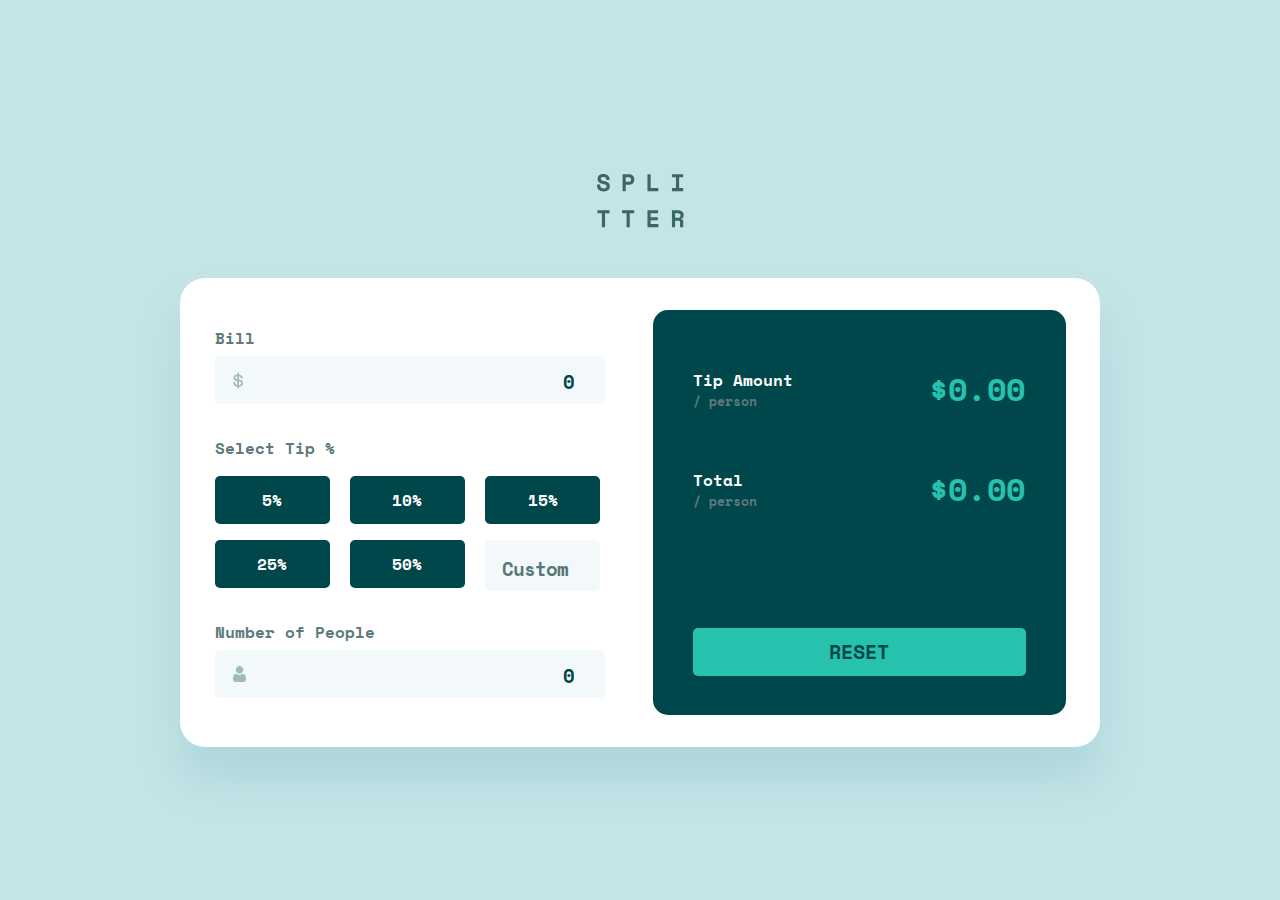
<file: index.html>
<!DOCTYPE html>
<html lang="en">
  <head>
    <link rel="stylesheet" href="assets/style/style.css" />
    <meta charset="UTF-8" />
    <meta name="viewport" content="width=device-width, initial-scale=1.0" />
    <link
      rel="icon"
      type="image/png"
      sizes="32x32"
      href="./images/favicon-32x32.png"
    />
    <title>Frontend Mentor | Tip calculator app</title>
  </head>
  <body>
    <header>
      <img src="assets/images/logo.svg" alt="logo" />
    </header>

    <section>
      <div class="white-box">
        <from>
          <label for="bill">Bill</label>
          <input type="number" id="bill" name="bill" placeholder="0" />
        </from>
        <div>
          <h2>Select Tip %</h2>
          <div class="flex">
            <article id="one">5%</article>
            <article id="two">10%</article>
            <article id="three">15%</article>
            <article id="four">25%</article>
            <article id="five">50%</article>
            <article class="custom" id="custom">
              <input
                id="custom-input"
                class="custom-input"
                type="number"
                name="custom"
                placeholder="Custom"
                required=""
              />
            </article>
          </div>
        </div>

        <from>
          <label class="number" for="number">Number of People</label>
          <input
            class="people"
            type="number"
            id="people"
            name="people"
            placeholder="0"
          />
        </from>
      </div>
      <div class="green-box">
        <div class="tip">
          <h3>Tip Amount<span>/ person</span></h3>
          <p>$0.00</p>
        </div>
        <div class="total">
          <h3>Total<span>/ person</span></h3>
          <p>$0.00</p>
        </div>
        <button>RESET</button>
      </div>
    </section>
    <script src="main.js"></script>
  </body>
</html>
</file>
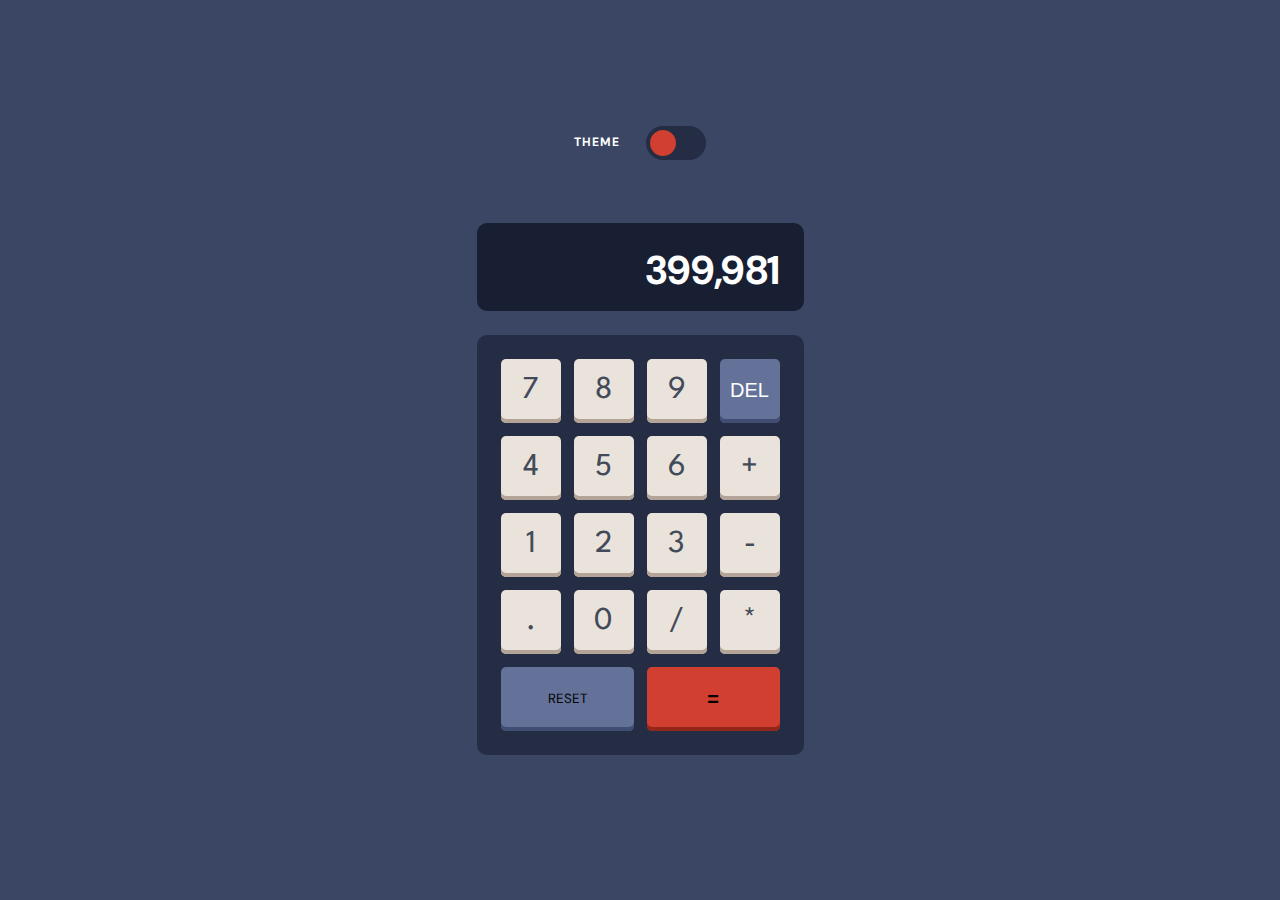
<file: Desktop/calculator-app-main/index.html>
<!DOCTYPE html>
<html lang="en">
  <head>
    <link rel="stylesheet" href="assets/style/style.css" />
    <meta charset="UTF-8" />
    <meta name="viewport" content="width=device-width, initial-scale=1.0" />
    <link
      rel="icon"
      type="image/png"
      sizes="32x32"
      href="./images/favicon-32x32.png"
    />
    <title>Calculator app</title>
  </head>
  <body>
    <div class="check">
      <p class="theme">THEME</p>
      <label class="switch" for="checkbox">
        <input type="checkbox" id="checkbox" />
        <div class="slider round"></div>
      </label>
    </div>
    <div class="calculator">
      <div class="screen">
        <p class="result">399,981</p>
      </div>
      <div class="button-space">
        <button class="btn">7</button>
        <button class="btn">8</button>
        <button class="btn">9</button>
        <button class="del">DEL</button>
        <button class="btn">4</button>
        <button class="btn">5</button>
        <button class="btn">6</button>
        <button class="btn">+</button>
        <button class="btn">1</button>
        <button class="btn">2</button>
        <button class="btn">3</button>
        <button class="btn">-</button>
        <button class="btn">.</button>
        <button class="btn">0</button>
        <button class="btn">/</button>
        <button class="btn">*</button>
        <button class="long-btn">RESET</button>
        <button class="long-btn1">=</button>
      </div>
    </div>

    <div class="calculator-light">
      <div class="screen-light">
        <p class="result-light">399,981</p>
      </div>
      <div class="button-space-light">
        <button class="btn-light">7</button>
        <button class="btn-light">8</button>
        <button class="btn-light">9</button>
        <button class="del-light">DEL</button>
        <button class="btn-light">4</button>
        <button class="btn-light">5</button>
        <button class="btn-light">6</button>
        <button class="btn-light">+</button>
        <button class="btn-light">1</button>
        <button class="btn-light">2</button>
        <button class="btn-light">3</button>
        <button class="btn-light">-</button>
        <button class="btn-light">.</button>
        <button class="btn-light">0</button>
        <button class="btn-light">/</button>
        <button class="btn-light">*</button>
        <button class="long-btn-light">RESET</button>
        <button class="long-btn1-light">=</button>
      </div>
    </div>
    <script src="main.js"></script>
  </body>
</html>
</file>
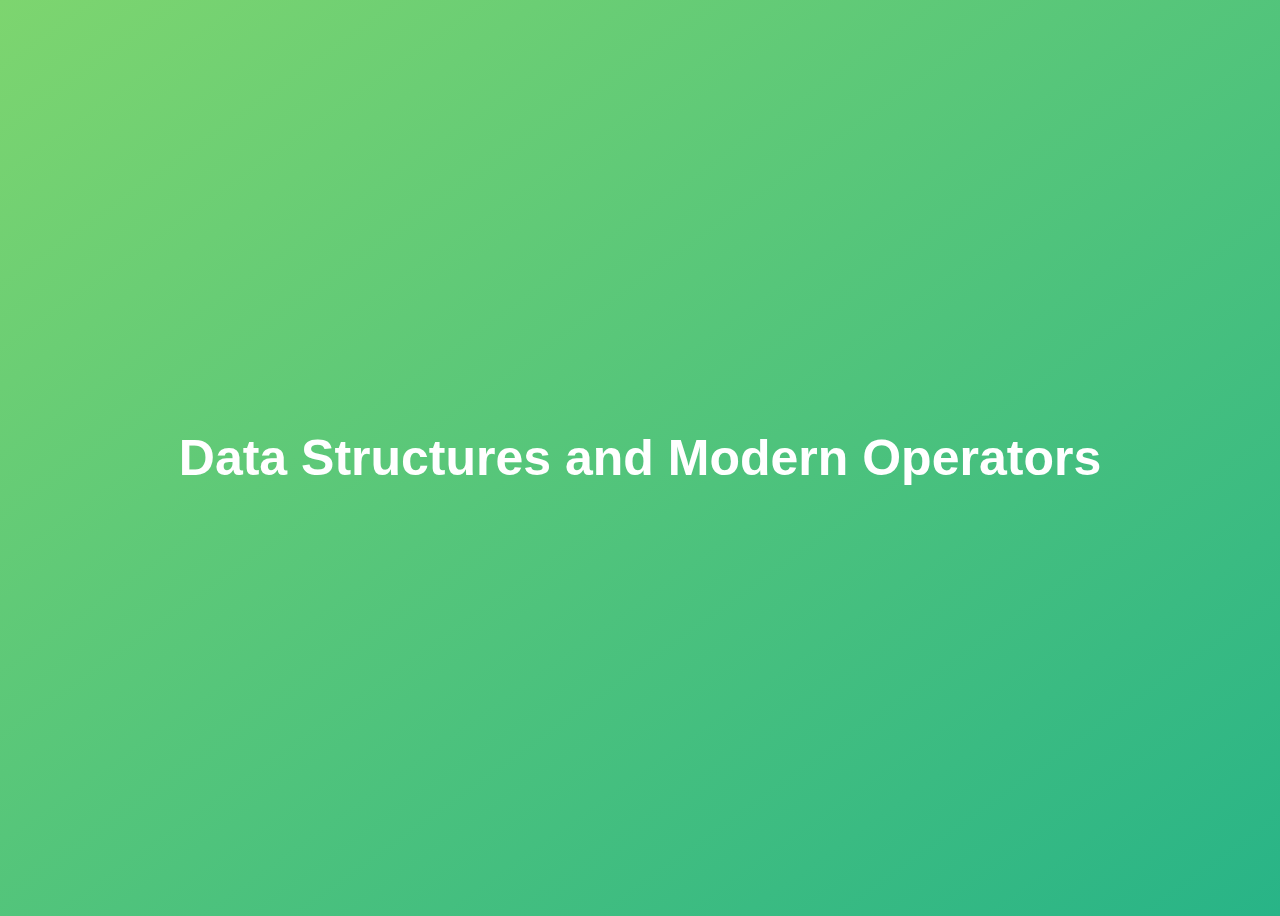
<file: Desktop/complete-javascript-course-master/09-Data-Structures-Operators/final/index.html>
<!DOCTYPE html>
<html lang="en">
  <head>
    <meta charset="UTF-8" />
    <meta name="viewport" content="width=device-width, initial-scale=1.0" />
    <meta http-equiv="X-UA-Compatible" content="ie=edge" />
    <title>Data Structures and Modern Operators</title>
    <style>
      body {
        height: 100vh;
        display: flex;
        align-items: center;
        background: linear-gradient(to top left, #28b487, #7dd56f);
      }
      h1 {
        font-family: sans-serif;
        font-size: 50px;
        line-height: 1.3;
        width: 100%;
        padding: 30px;
        text-align: center;
        color: white;
      }
      button {
        width: 50px;
        height: 20px;
        margin: 10px;
      }
      textarea {
        width: 300px;
        height: 100px;
      }
    </style>
  </head>
  <body>
    <h1>Data Structures and Modern Operators</h1>
    <script src="script.js"></script>
  </body>
</html>
</file>
<file: assets/style/style.css>
@import url("https://fonts.googleapis.com/css2?family=Space+Mono:wght@700&display=swap");

* {
    padding: 0;
    margin: 0;
    box-sizing: border-box;
}

:root {
    --sky: #c5e4e7;
    --gray: #5e7a7d;
    --dark-green: #00474b;
    --light-green: #26c2ae;
    --light-gray: #f3f9fa;
    --light: #9FE8DF;

}

body {
    background-color: var(--sky);
    min-height: 100vh;
    width: 100vw;
    font-family: Space Mono;
    font-weight: 700;
    padding: 0 30px 30px;
}

header {
    padding: 50px 144px;
    display: flex;
    justify-content: center; 
}

section {
    padding: 32px;
    background-color: white;
    box-shadow: 0px 32px 43px 0px #4FA6AF33;
    border-radius: 30px;
}

label {
    display: block;
    font-size: 16px;
    line-height: 24px;
    text-align: left;
    color: var(--gray);
}

input {
    height: 48px;
    width: 100%;
    border-radius: 5px;
    border: none;
    background-color: var(--light-gray);
    margin-top: 6px;
    padding: 16px;
    background-image: url('/assets/images/icon-dollar.svg');
    background-repeat: no-repeat;
    background-position: left 5% center;
    text-align: end;
    font-size: 24px;
    line-height: 71px;
    letter-spacing: -1px;
    font-family: Space Mono;
    font-weight: 700;
    color: #547878;
}

#custom-input {
    font-family: 'space mono';
    border: none;
    border-radius: 5px;
    font-size: 24px;
    line-height: 36px;
    background: #F3F9FA;
}

#custom-input::placeholder {
    color: #547878;
    text-align: center;

}

::placeholder {
    color: var(--dark-green);
    font-size: 19px;
    line-height: 36px;
    text-align: right;
    font-family: Space Mono;
    font-weight: 700;
}

h2 {
    margin-top: 32px;
    color: var(--gray);
    font-size: 16px;
    line-height: 24px;
    text-align: left;
}

article {
    height: 48px;
    width: 146.6311798095703px;
    background-color: var(--dark-green);
    border-radius: 5px;
    display: flex;
    justify-content: center;
    align-items: center;
    color: white;
}

.custom {
    background-color: var(--light-gray);
    color: var(--gray);
}

article:hover {
    background-color: var(--light);
    color: var(--dark-green);
}

.flex {
    display: flex;
    flex-wrap: wrap;
    gap: 16px;
    justify-content: center;
    margin-top: 16px;
}

.number {
    margin-top: 32px;
}

.people {
    background-image: url('/assets/images/icon-person.svg');
    background-repeat: no-repeat;
    background-position: left 5% center;
}

.green-box {
    margin-top: 32px;
    padding: 39px 24px;
    background-color: var(--dark-green);
    border-radius: 15px;
}

h3 {
    font-size: 16px;
    line-height: 24px;
    text-align: left;
    color: white;

}

span {
    color: var(--gray);
    font-size: 13px;
    line-height: 19px;
    text-align: left;
    display: block;
}

.green-box p {
    font-size: 32px;
    line-height: 47px;
    letter-spacing: -0.6666666865348816px;
    text-align: right;
    color: var(--light-green);
}

.total,
.tip {
    display: flex;
    align-items: center;
    justify-content: space-between;
}

.total {
    margin-top: 25px;
}

button {
    background-color: var(--light-green);
    border: none;
    border-radius: 5px;
    padding: 9px 103px;
    margin-top: 35px;
    font-family: Space Mono;
    font-size: 20px;
    font-weight: 700;
    line-height: 30px;
    color: var(--dark-green);
    display: flex;
    justify-content: center;
    width: 100%;
}

.clicked {
    background-color: var(--light-green);
}

@media (min-width:1024px) {
    body {
        display: flex;
        justify-content: center;
        flex-direction: column;
        align-items: center;
    }

    section {
        display: flex;
        gap: 48px;
        width: 920px;
        border-radius: 25px;
        align-items: center;
        justify-content: center;
    }

    .flex {
        display: grid;
        grid-template-columns: repeat(3, 1fr);
    }

    .green-box {
        width: 413px;
        height: 405px;
        padding: 56px 40px;
        margin-top: 0;
    }

    p {
        font-size: 48px;
        line-height: 71px;
        letter-spacing: -1px;
        text-align: right;

    }

    .white-box {
        width: 390px;
    }

    article {
        width: 115px;
    }

    button {
        margin-top: 115px;
    }

    button:hover {
        cursor: pointer;
        background-color: var(--light);
    }

    input:hover {
        cursor: pointer;
    }

    article:hover {
        cursor: pointer;
    }

    .total {
        margin-top: 53px;
    }
}
</file>
<file: Desktop/calculator-app-main/assets/style/style.css>
@import url("https://fonts.googleapis.com/css2?family=DM+Sans:wght@400;700&family=League+Spartan:wght@700&display=swap");

* {
    margin: 0;
    padding: 0;
    box-sizing: border-box;
}

body {
    background: #3a4663;
    display: flex;
    justify-content: center;
    align-items: center;
    min-height: 100vh;
    font-family: "DM Sans", "League Spartan", "Helvetica Neue", Helvetica, Arial,
        sans-serif;
    font-weight: 700;
    flex-direction: column;
    gap: 10px;
}

.calculator {
    background-color: #3a4663;
    padding: 20px;
    border-radius: 10px;

}

.screen-light,
.screen {
    background-color: #181f33;
    padding: 29px 24px;
    height: 88px;
    width: 327px;
    border-radius: 10px;
    margin-top: 33px;
}

.result-light,
.result {
    font-size: 40px;
    line-height: 37px;
    letter-spacing: -0.6666666865348816px;
    text-align: right;
    color: #fff;
}

.button-space-light,
.button-space {
    background: #242d44;
    padding: 24px;
    border-radius: 10px;
    margin-top: 24px;
    display: grid;
    grid-template-columns: repeat(4, 1fr);
    gap: 13px;
}

.btn-light,
.btn {
    height: 64px;
    width: 60px;
    color: #434a59;
    background-color: #eae3dc;
    box-shadow: 0px -4px 0px 0px #b3a497 inset;
    border-radius: 5px;
    border: none;
    font-family: League Spartan;
    font-size: 32px;
    line-height: 29px;
    letter-spacing: -0.5333333611488342px;
    text-align: center;
}

.del-light,
.del {
    background: #647198;
    font-size: 20px;
    box-shadow: 0px -4px 0px 0px #414e73 inset;
    color: #fff;
    border-radius: 5px;

}

button {
    border: none;
}

.long-btn-light,
.long-btn {
    grid-column: 1/3;
    height: 64px;
    width: 133px;
    background: #647198;
    box-shadow: 0px -4px 0px 0px #414e73 inset;
    border-radius: 5px;
    font-family: "DM Sans", "League Spartan", "Helvetica Neue", Helvetica, Arial,
        sans-serif;
}

.long-btn1-light,
.long-btn1 {
    grid-column: 3/5;
    height: 64px;
    width: 133px;
    background: #d03f2f;
    box-shadow: 0px -4px 0px 0px #93261a inset;
    border-radius: 5px;
    font-size: 20px;
    font-weight: 700;
    line-height: 18px;
    letter-spacing: -0.3333333432674408px;
    text-align: center;

}

.switch {
    display: inline-block;
    height: 34px;
    position: relative;
    width: 60px;
}

.switch input {
    display: none;
}

.slider {
    background-color: #242d44;
    bottom: 0;
    cursor: pointer;
    left: 0;
    position: absolute;
    right: 0;
    top: 0;
    transition: 0.4s;
}

.slider:before {
    bottom: 4px;
    content: "";
    height: 26px;
    left: 4px;
    position: absolute;
    transition: 0.4s;
    width: 26px;
}

input:checked+.slider {
    background-color: #d2cdcd;
}

input:checked+.slider:before {
    transform: translateX(26px);
    background-color: #c85402;
}

.slider.round {
    border-radius: 34px;
}

.slider.round:before {
    border-radius: 50%;
    background-color: #d03f2f;
}

.check {
    display: flex;
    align-items: center;
    gap: 26px;
    justify-content: flex-end;
}

.check p {
    font-size: 12px;
    line-height: 11px;
    letter-spacing: 1px;
    color: #fff;
}

.calculator-light {
    display: none;
    background: #E6E6E6;
    padding: 20px;
    border-radius: 10px;

}

.screen-light {
    background: #EEEEEE;
}

.result-light {
    color: #36362C;
}

.button-space-light {
    background: #D2CDCD;
}

.long-btn-light,
.del-light {
    background: #378187;
    box-shadow: 0px -4px 0px 0px #1B6066 inset;


}

.long-btn1-light {
    background: #C85402;
    box-shadow: 0px -4px 0px 0px #873901 inset;

}

.btn-light {
    color: #36362C;
    background-color: #E5E4E1;

}


@media (min-width: 1440px) {
    body {
        gap: 30px;
    }

    .button-space-light .button-space {
        width: 540px;
        gap: 25px;
    }

    .btn,
    .btn-light {
        width: 101px;
        border-radius: 10px;
    }

    .long-btn-light,
    .long-btn1-light,
    .long-btn,
    .long-btn1 {
        width: 227px;
    }

    .screen-light,
    .screen {
        width: 540px;
        height: 128px;
        display: flex;
        align-items: center;
        justify-content: flex-end;
    }

    .del,
    .del-light {
        width: 101px;
    }

    .del:hover {
        background: #A2B2E1;
        cursor: pointer;
    }

    .btn:hover {
        background: #FFFFFE;
        cursor: pointer;
    }

    .long-btn:hover {
        background: #A2B2E1;
        cursor: pointer;
        color: #fff;
    }

    .long-btn1:hover {
        background: #F96B5B;
        cursor: pointer;
        color: #fff;
    }

    .del-light:hover {
        cursor: pointer;
        background: #62B5BC;
    }

    .long-btn-light:hover {
        background: #62B5BC;
        cursor: pointer;
    }

    .long-btn1-light:hover {
        cursor: pointer;
        background: #FF8A38;
    }

    .btn-light:hover {
        background-color: #fff;
        cursor: pointer;
    }
}
</file>
